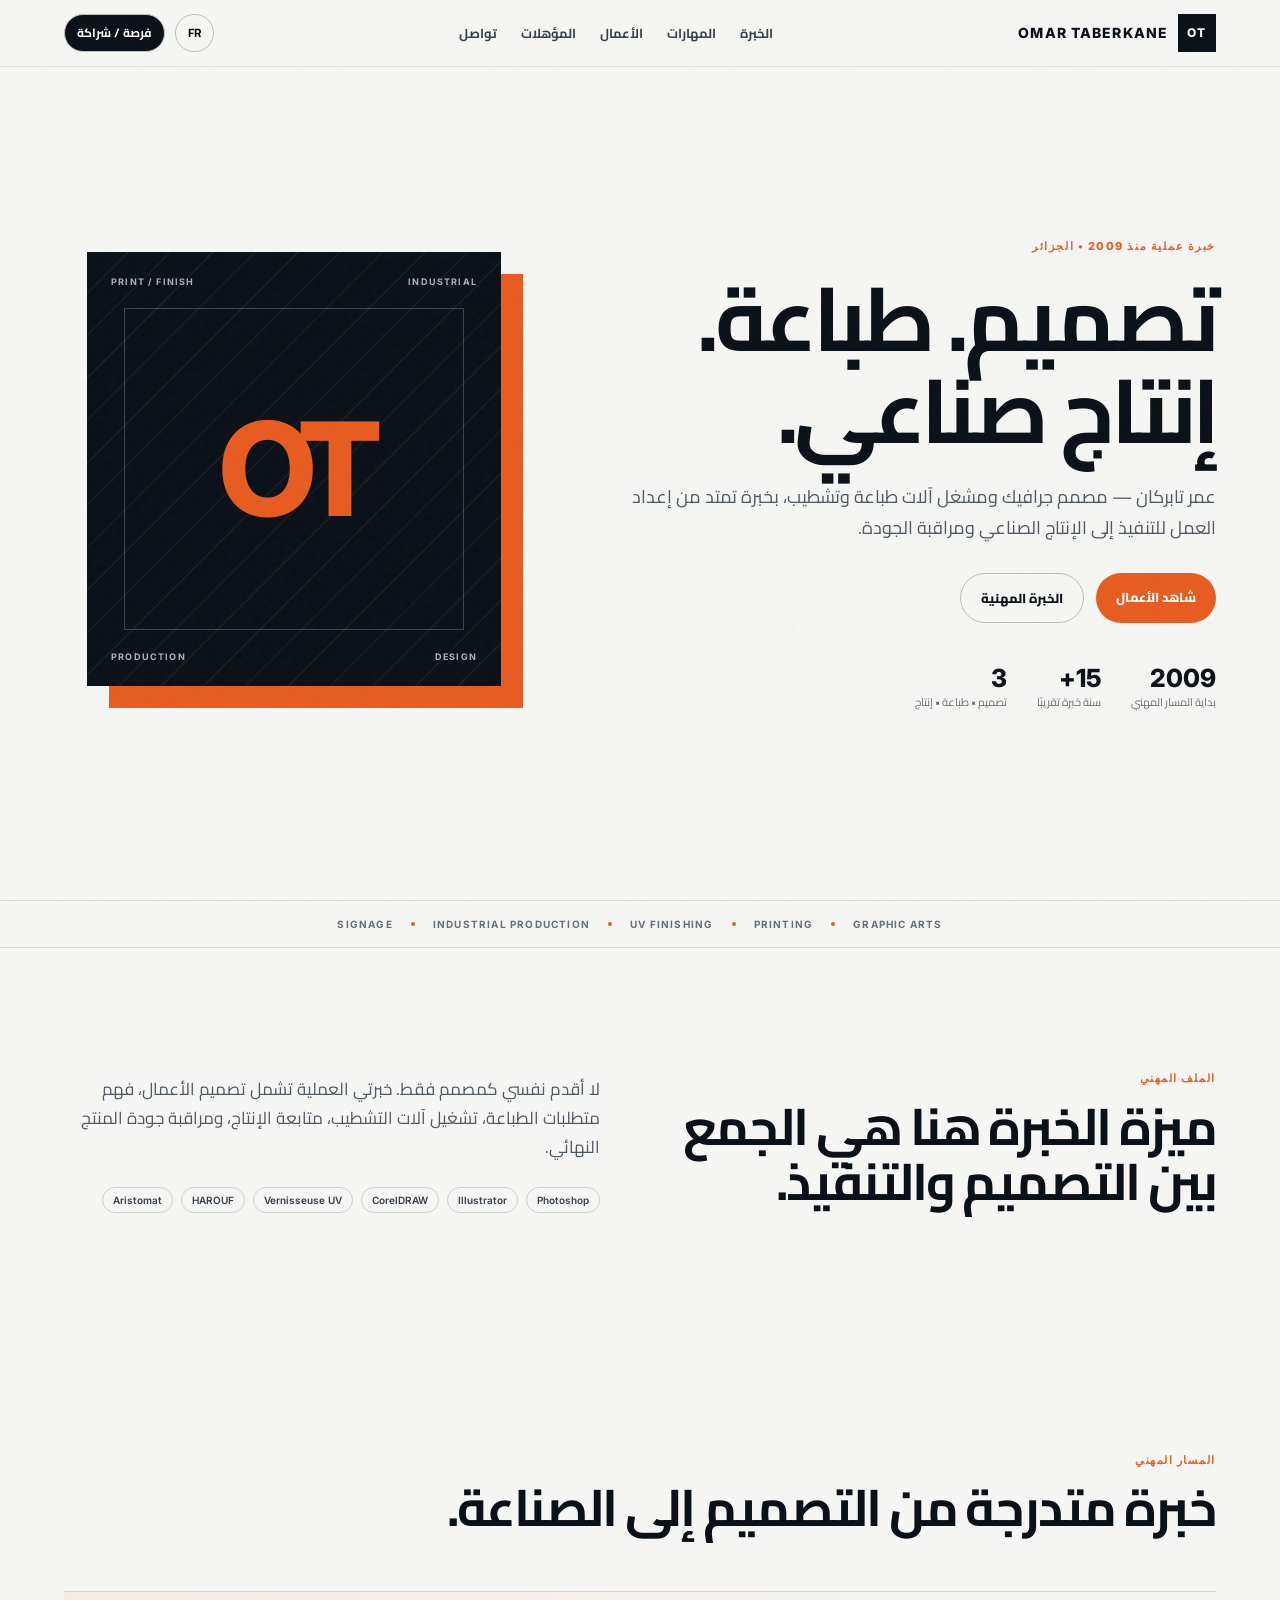
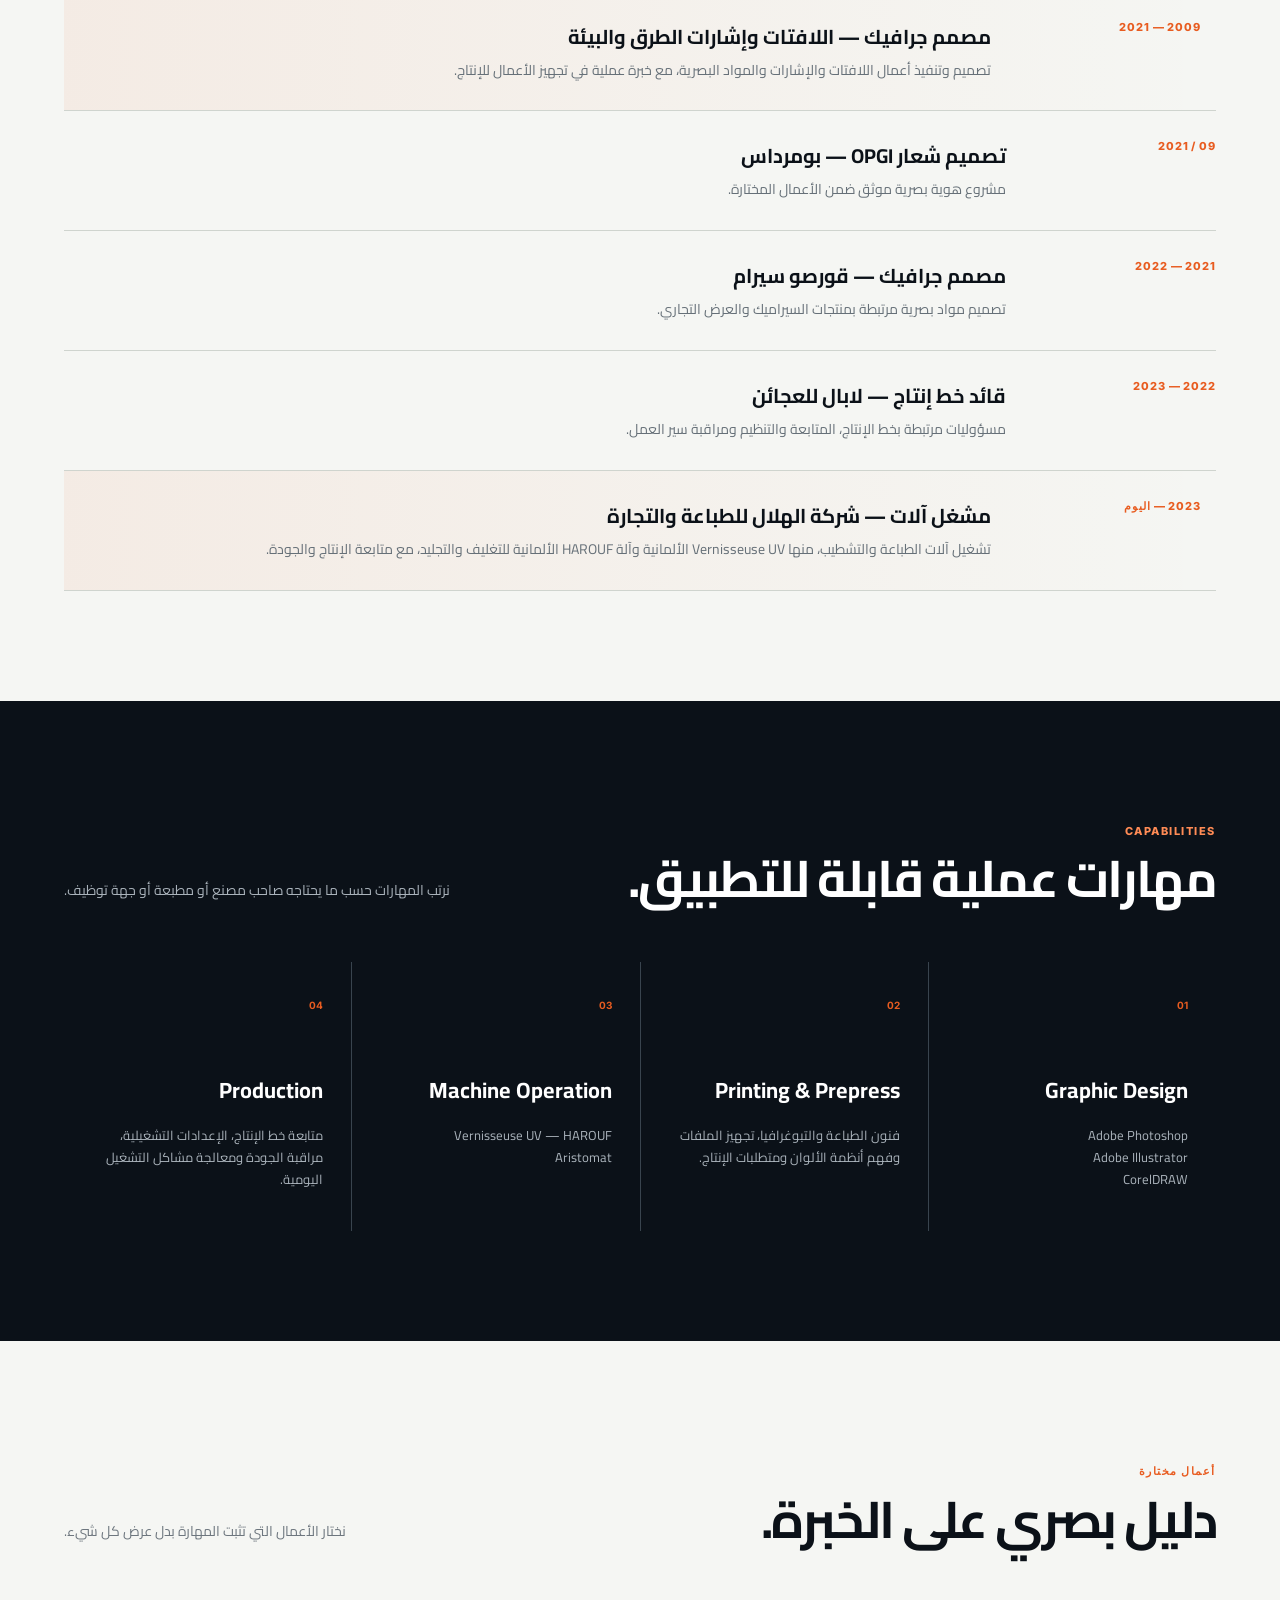
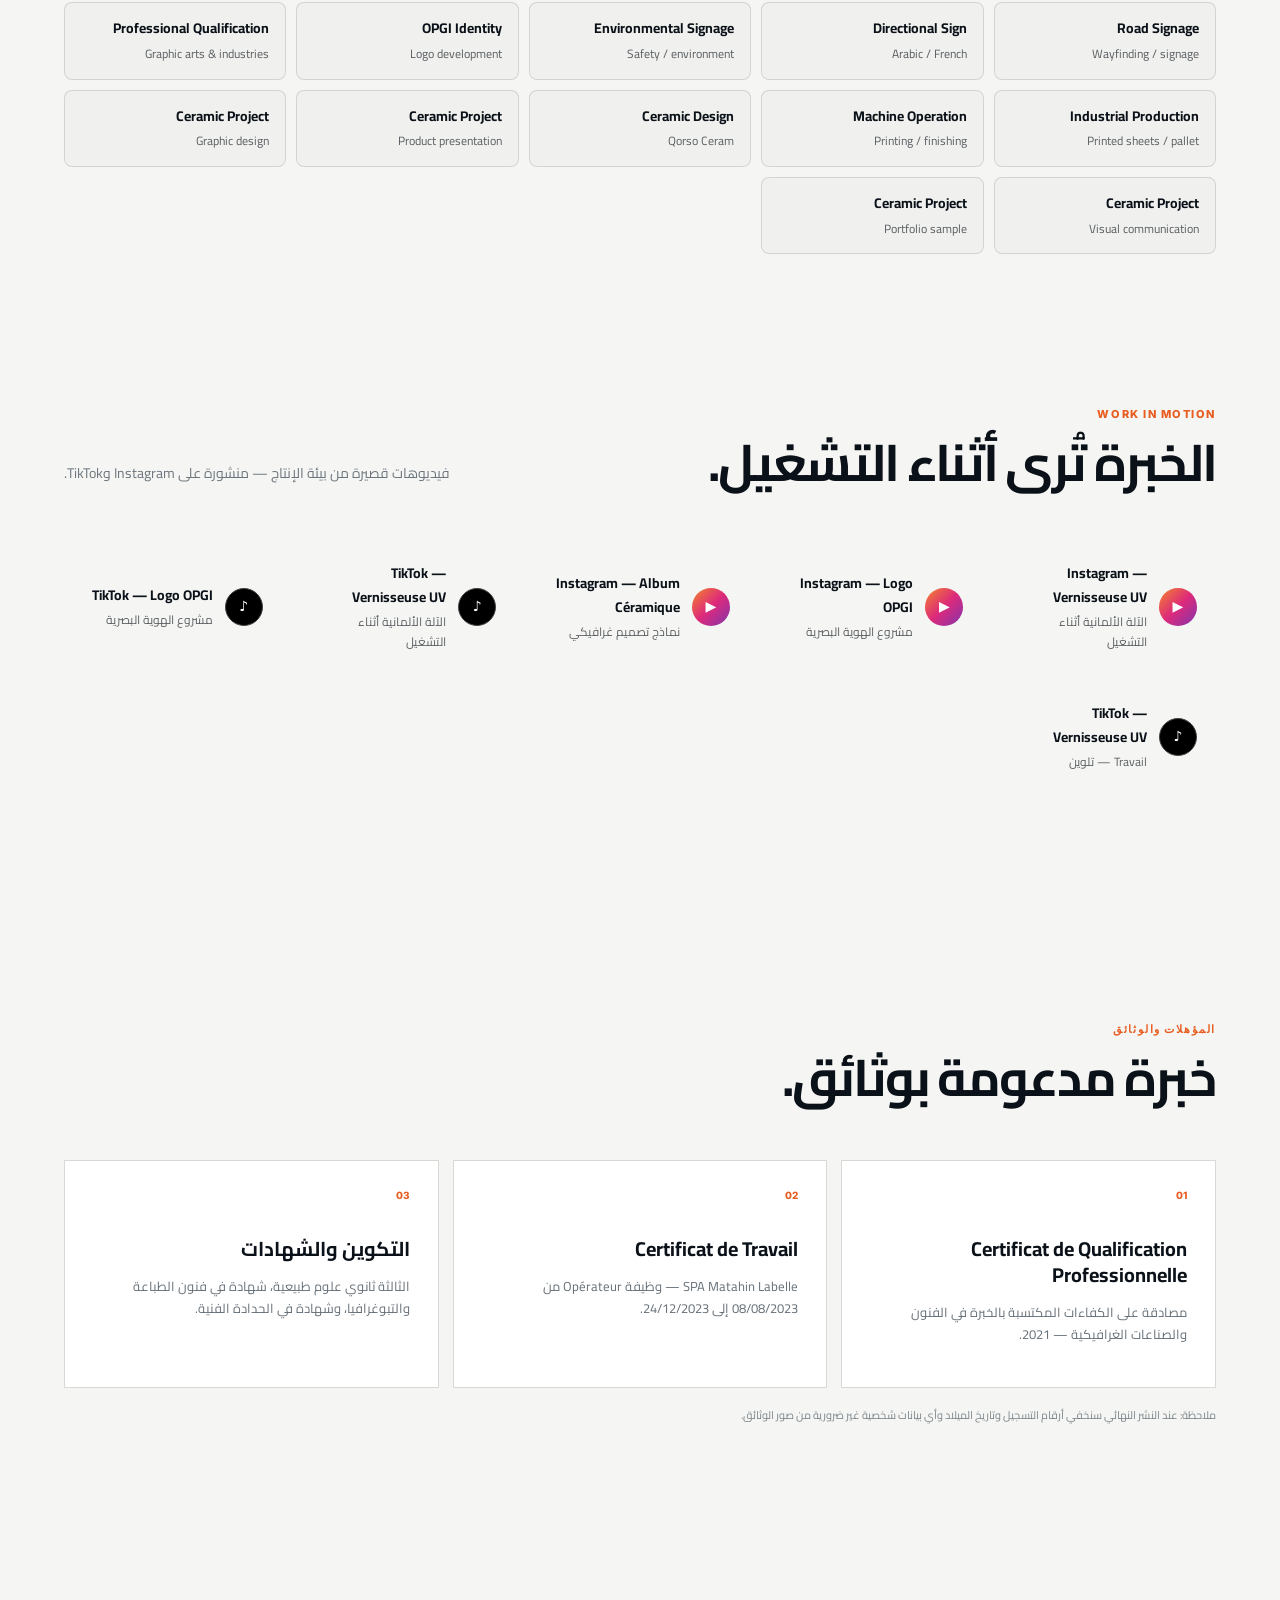
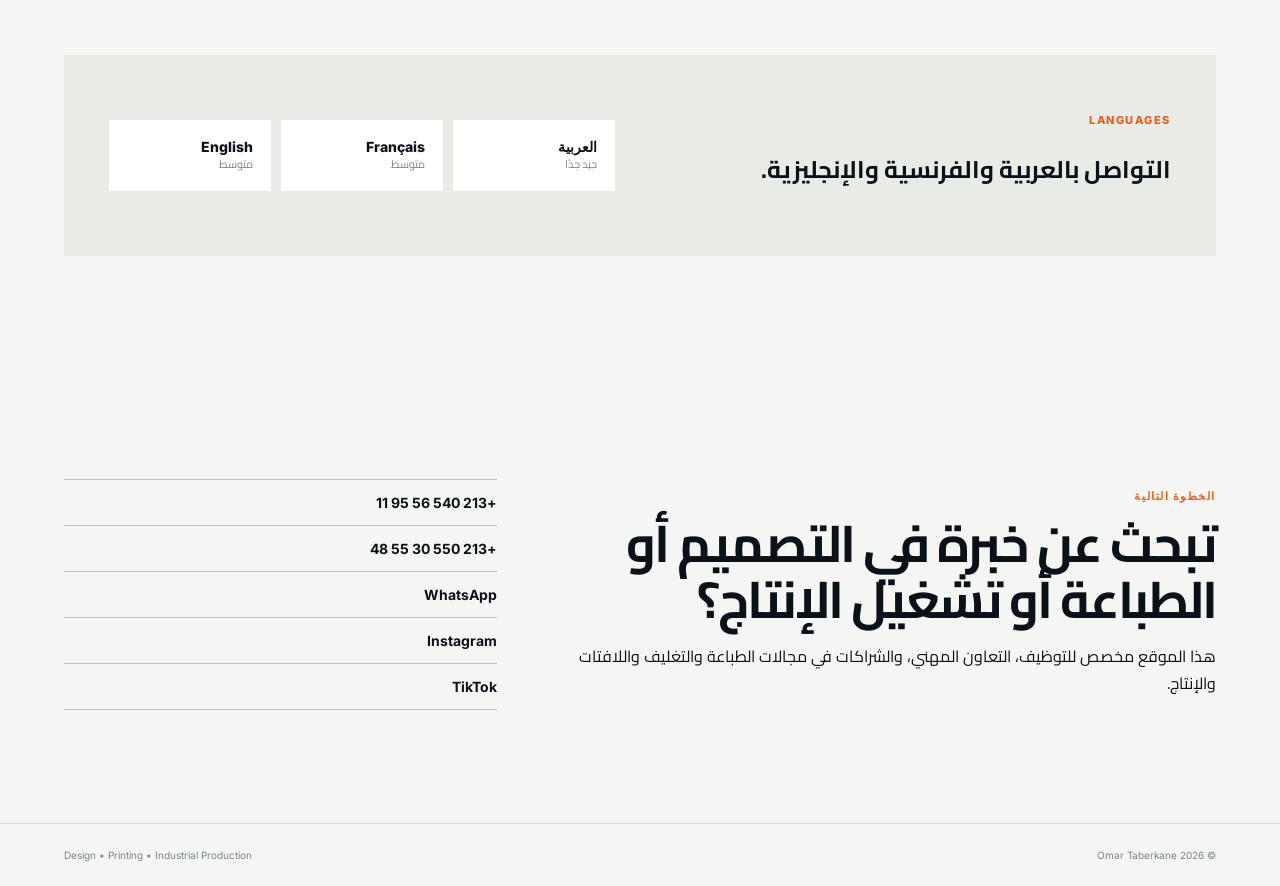
<file: index.html>
<!doctype html>
<html lang="ar" dir="rtl">
<head>
  <meta charset="utf-8">
  <meta name="viewport" content="width=device-width, initial-scale=1">
  <meta name="theme-color" content="#0b1118">
  <meta name="description" content="Omar Taberkane — Graphic Design, Printing, Industrial Production and Machine Operation. Professional portfolio since 2009.">
  <title>Omar Taberkane — Design • Printing • Industrial Production</title>
  <link rel="preconnect" href="https://fonts.googleapis.com">
  <link rel="preconnect" href="https://fonts.gstatic.com" crossorigin>
  <link href="https://fonts.googleapis.com/css2?family=Cairo:wght@400;600;700;800&family=Inter:wght@400;500;600;700;800&display=swap" rel="stylesheet">
  <link rel="stylesheet" href="styles.css">
</head>
<body>
  <div class="noise"></div>
  <header class="site-header">
    <a class="brand" href="#top" aria-label="Omar Taberkane home">
      <span class="brand-mark">OT</span>
      <span>OMAR TABERKANE</span>
    </a>
    <nav class="nav" aria-label="Main navigation">
      <a href="#experience" data-i18n="navExperience">الخبرة</a>
      <a href="#skills" data-i18n="navSkills">المهارات</a>
      <a href="#work" data-i18n="navWork">الأعمال</a>
      <a href="#credentials" data-i18n="navCredentials">المؤهلات</a>
      <a href="#contact" data-i18n="navContact">تواصل</a>
    </nav>
    <div class="header-actions">
      <button class="lang-btn" id="langBtn" type="button" aria-label="Change language">FR</button>
      <a class="mini-cta" href="#contact" data-i18n="cta">فرصة / شراكة</a>
    </div>
  </header>

  <main id="top">
    <section class="hero section">
      <div class="hero-copy">
        <p class="eyebrow" data-i18n="eyebrow">خبرة عملية منذ 2009 • الجزائر</p>
        <h1 data-i18n="heroTitle">تصميم. طباعة. إنتاج صناعي.</h1>
        <p class="hero-lead" data-i18n="heroLead">
          عمر تابركان — مصمم جرافيك ومشغل آلات طباعة وتشطيب، بخبرة تمتد من إعداد العمل للتنفيذ إلى الإنتاج الصناعي ومراقبة الجودة.
        </p>
        <div class="hero-actions">
          <a class="button primary" href="#work" data-i18n="viewWork">شاهد الأعمال</a>
          <a class="button ghost" href="#experience" data-i18n="viewExperience">الخبرة المهنية</a>
        </div>
        <div class="hero-proof">
          <div><strong>2009</strong><span data-i18n="since">بداية المسار المهني</span></div>
          <div><strong>15+</strong><span data-i18n="years">سنة خبرة تقريبًا</span></div>
          <div><strong>3</strong><span data-i18n="pillars">تصميم • طباعة • إنتاج</span></div>
        </div>
      </div>
      <div class="hero-visual">
        <div class="machine-card">
          <div class="machine-top"><span>INDUSTRIAL</span><span>PRINT / FINISH</span></div>
          <div class="machine-lines"></div>
          <div class="machine-center">OT</div>
          <div class="machine-bottom"><span>DESIGN</span><span>PRODUCTION</span></div>
        </div>
      </div>
    </section>

    <section class="trust-strip">
      <span>Graphic Arts</span><i></i><span>Printing</span><i></i><span>UV Finishing</span><i></i><span>Industrial Production</span><i></i><span>Signage</span>
    </section>

    <section class="section intro-grid">
      <div>
        <p class="section-kicker" data-i18n="profileKicker">الملف المهني</p>
        <h2 data-i18n="profileTitle">ميزة الخبرة هنا هي الجمع بين التصميم والتنفيذ.</h2>
      </div>
      <div class="intro-text">
        <p data-i18n="profileText">لا أقدم نفسي كمصمم فقط. خبرتي العملية تشمل تصميم الأعمال، فهم متطلبات الطباعة، تشغيل آلات التشطيب، متابعة الإنتاج، ومراقبة جودة المنتج النهائي.</p>
        <div class="chips">
          <span>Photoshop</span><span>Illustrator</span><span>CorelDRAW</span><span>Vernisseuse UV</span><span>HAROUF</span><span>Aristomat</span>
        </div>
      </div>
    </section>

    <section id="experience" class="section">
      <div class="section-head">
        <div><p class="section-kicker" data-i18n="experienceKicker">المسار المهني</p><h2 data-i18n="experienceTitle">خبرة متدرجة من التصميم إلى الصناعة.</h2></div>
      </div>
      <div class="timeline">
        <article class="timeline-item featured"><span class="year">2009 — 2021</span><div><h3 data-i18n="job1Title">مصمم جرافيك — اللافتات وإشارات الطرق والبيئة</h3><p data-i18n="job1Text">تصميم وتنفيذ أعمال اللافتات والإشارات والمواد البصرية، مع خبرة عملية في تجهيز الأعمال للإنتاج.</p></div></article>
        <article class="timeline-item"><span class="year">09 / 2021</span><div><h3 data-i18n="job2Title">تصميم شعار OPGI — بومرداس</h3><p data-i18n="job2Text">مشروع هوية بصرية موثق ضمن الأعمال المختارة.</p></div></article>
        <article class="timeline-item"><span class="year">2021 — 2022</span><div><h3 data-i18n="job3Title">مصمم جرافيك — قورصو سيرام</h3><p data-i18n="job3Text">تصميم مواد بصرية مرتبطة بمنتجات السيراميك والعرض التجاري.</p></div></article>
        <article class="timeline-item"><span class="year">2022 — 2023</span><div><h3 data-i18n="job4Title">قائد خط إنتاج — لابال للعجائن</h3><p data-i18n="job4Text">مسؤوليات مرتبطة بخط الإنتاج، المتابعة والتنظيم ومراقبة سير العمل.</p></div></article>
        <article class="timeline-item featured"><span class="year">2023 — اليوم</span><div><h3 data-i18n="job5Title">مشغل آلات — شركة الهلال للطباعة والتجارة</h3><p data-i18n="job5Text">تشغيل آلات الطباعة والتشطيب، منها Vernisseuse UV الألمانية وآلة HAROUF الألمانية للتغليف والتجليد، مع متابعة الإنتاج والجودة.</p></div></article>
      </div>
    </section>

    <section id="skills" class="section dark-section">
      <div class="section-head">
        <div><p class="section-kicker">CAPABILITIES</p><h2 data-i18n="skillsTitle">مهارات عملية قابلة للتطبيق.</h2></div>
        <p class="muted" data-i18n="skillsLead">نرتب المهارات حسب ما يحتاجه صاحب مصنع أو مطبعة أو جهة توظيف.</p>
      </div>
      <div class="cap-grid">
        <article class="cap-card"><span class="cap-no">01</span><h3 data-i18n="skill1Title">Graphic Design</h3><p>Adobe Photoshop<br>Adobe Illustrator<br>CorelDRAW</p></article>
        <article class="cap-card"><span class="cap-no">02</span><h3 data-i18n="skill2Title">Printing & Prepress</h3><p data-i18n="skill2Text">فنون الطباعة والتبوغرافيا، تجهيز الملفات وفهم أنظمة الألوان ومتطلبات الإنتاج.</p></article>
        <article class="cap-card"><span class="cap-no">03</span><h3 data-i18n="skill3Title">Machine Operation</h3><p>Vernisseuse UV — HAROUF<br>Aristomat</p></article>
        <article class="cap-card"><span class="cap-no">04</span><h3 data-i18n="skill4Title">Production</h3><p data-i18n="skill4Text">متابعة خط الإنتاج، الإعدادات التشغيلية، مراقبة الجودة ومعالجة مشاكل التشغيل اليومية.</p></article>
      </div>
    </section>

    <section id="work" class="section">
      <div class="section-head">
        <div><p class="section-kicker" data-i18n="workKicker">أعمال مختارة</p><h2 data-i18n="workTitle">دليل بصري على الخبرة.</h2></div>
        <p class="muted" data-i18n="workLead">نختار الأعمال التي تثبت المهارة بدل عرض كل شيء.</p>
      </div>
      <style>
        .work-list{list-style:none;margin:20px 0 0;padding:0;display:grid;grid-template-columns:repeat(auto-fit,minmax(220px,1fr));gap:10px}
        .work-list li{padding:14px 16px;border:1px solid rgba(0,0,0,.12);border-radius:8px;background:rgba(0,0,0,.02)}
        .work-list li b{display:block;font-size:14px}
        .work-list li small{display:block;font-size:12px;opacity:.65;margin-top:3px}
      </style>
      <ul class="work-list">
        <li><b>Road Signage</b><small>Wayfinding / signage</small></li>
        <li><b>Directional Sign</b><small>Arabic / French</small></li>
        <li><b>Environmental Signage</b><small>Safety / environment</small></li>
        <li><b>OPGI Identity</b><small>Logo development</small></li>
        <li><b>Professional Qualification</b><small>Graphic arts & industries</small></li>
        <li><b>Industrial Production</b><small>Printed sheets / pallet</small></li>
        <li><b>Machine Operation</b><small>Printing / finishing</small></li>
        <li><b>Ceramic Design</b><small>Qorso Ceram</small></li>
        <li><b>Ceramic Project</b><small>Product presentation</small></li>
        <li><b>Ceramic Project</b><small>Graphic design</small></li>
        <li><b>Ceramic Project</b><small>Visual communication</small></li>
        <li><b>Ceramic Project</b><small>Portfolio sample</small></li>
      </ul>
    </section>

    <section class="section video-section">
      <div class="section-head">
        <div><p class="section-kicker">WORK IN MOTION</p><h2 data-i18n="videoTitle">الخبرة تُرى أثناء التشغيل.</h2></div>
        <p class="muted" data-i18n="videoLead">فيديوهات قصيرة من بيئة الإنتاج — منشورة على Instagram وTikTok.</p>
      </div>
      <style>
        .social-video-grid{display:grid;grid-template-columns:repeat(auto-fit,minmax(210px,1fr));gap:16px;margin-top:20px}
        .social-video-card{display:flex;align-items:center;gap:12px;padding:16px 18px;border:1px solid rgba(255,255,255,.14);border-radius:10px;background:rgba(255,255,255,.04);text-decoration:none;color:inherit;transition:background .15s ease,transform .15s ease}
        .social-video-card:hover{background:rgba(255,255,255,.09);transform:translateY(-2px)}
        .social-video-card .play{width:38px;height:38px;flex:0 0 38px;border-radius:50%;display:flex;align-items:center;justify-content:center;font-size:14px;color:#fff}
        .social-video-card.ig .play{background:linear-gradient(135deg,#f58529,#dd2a7b,#8134af)}
        .social-video-card.tt .play{background:#000;border:1px solid #444}
        .social-video-card b{display:block;font-size:14px}
        .social-video-card small{display:block;font-size:12px;opacity:.65;margin-top:2px}
      </style>
      <div class="social-video-grid">
        <a class="social-video-card ig" href="https://www.instagram.com/reel/DcGitL6slFM/" target="_blank" rel="noopener"><span class="play">▶</span><span><b>Instagram — Vernisseuse UV</b><small>الآلة الألمانية أثناء التشغيل</small></span></a>
        <a class="social-video-card ig" href="https://www.instagram.com/p/DcGlvVcDHFj/" target="_blank" rel="noopener"><span class="play">▶</span><span><b>Instagram — Logo OPGI</b><small>مشروع الهوية البصرية</small></span></a>
        <a class="social-video-card ig" href="https://www.instagram.com/reel/DcGmCVQsIpc/" target="_blank" rel="noopener"><span class="play">▶</span><span><b>Instagram — Album Céramique</b><small>نماذج تصميم غرافيكي</small></span></a>
        <a class="social-video-card tt" href="https://vt.tiktok.com/ZSVYq2vnH/" target="_blank" rel="noopener"><span class="play">♪</span><span><b>TikTok — Vernisseuse UV</b><small>الآلة الألمانية أثناء التشغيل</small></span></a>
        <a class="social-video-card tt" href="https://vt.tiktok.com/ZSVY4DHFu/" target="_blank" rel="noopener"><span class="play">♪</span><span><b>TikTok — Logo OPGI</b><small>مشروع الهوية البصرية</small></span></a>
        <a class="social-video-card tt" href="https://vt.tiktok.com/ZSVYQHL7a/" target="_blank" rel="noopener"><span class="play">♪</span><span><b>TikTok — Vernisseuse UV</b><small>Travail — تلوين</small></span></a>
      </div>
    </section>

    <section id="credentials" class="section credentials">
      <div class="section-head">
        <div><p class="section-kicker" data-i18n="credKicker">المؤهلات والوثائق</p><h2 data-i18n="credTitle">خبرة مدعومة بوثائق.</h2></div>
      </div>
      <div class="credential-grid">
        <article class="credential-card"><div class="credential-icon">01</div><h3 data-i18n="cred1Title">Certificat de Qualification Professionnelle</h3><p data-i18n="cred1Text">مصادقة على الكفاءات المكتسبة بالخبرة في الفنون والصناعات الغرافيكية — 2021.</p></article>
        <article class="credential-card"><div class="credential-icon">02</div><h3 data-i18n="cred2Title">Certificat de Travail</h3><p data-i18n="cred2Text">SPA Matahin Labelle — وظيفة Opérateur من 08/08/2023 إلى 24/12/2023.</p></article>
        <article class="credential-card"><div class="credential-icon">03</div><h3 data-i18n="cred3Title">التكوين والشهادات</h3><p data-i18n="cred3Text">الثالثة ثانوي علوم طبيعية، شهادة في فنون الطباعة والتبوغرافيا، وشهادة في الحدادة الفنية.</p></article>
      </div>
      <p class="privacy-note" data-i18n="privacy">ملاحظة: عند النشر النهائي سنخفي أرقام التسجيل وتاريخ الميلاد وأي بيانات شخصية غير ضرورية من صور الوثائق.</p>
    </section>

    <section class="section language-section">
      <div class="language-card">
        <div><p class="section-kicker">LANGUAGES</p><h2 data-i18n="langTitle">التواصل بالعربية والفرنسية والإنجليزية.</h2></div>
        <div class="lang-list"><span><b>العربية</b><small data-i18n="good">جيد جدًا</small></span><span><b>Français</b><small data-i18n="medium">متوسط</small></span><span><b>English</b><small data-i18n="medium">متوسط</small></span></div>
      </div>
    </section>

    <section id="contact" class="section contact-section">
      <div class="contact-copy"><p class="section-kicker" data-i18n="contactKicker">الخطوة التالية</p><h2 data-i18n="contactTitle">تبحث عن خبرة في التصميم أو الطباعة أو تشغيل الإنتاج؟</h2><p data-i18n="contactText">هذا الموقع مخصص للتوظيف، التعاون المهني، والشراكات في مجالات الطباعة والتغليف واللافتات والإنتاج.</p></div>
      <div class="contact-box">
        <a href="tel:+213540569511">+213 540 56 95 11</a>
        <a href="tel:+213550305548">+213 550 30 55 48</a>
        <a href="https://wa.me/213540569511" target="_blank" rel="noopener">WhatsApp</a>
        <a href="https://instagram.com/omartaberkane" target="_blank" rel="noopener">Instagram</a>
        <a href="https://tiktok.com/@omar.t341" target="_blank" rel="noopener">TikTok</a>
      </div>
    </section>
  </main>

  <footer class="footer"><span>© 2026 Omar Taberkane</span><span data-i18n="footer">Design • Printing • Industrial Production</span></footer>

  <dialog id="lightbox" class="lightbox" style="display:none">
  </dialog>

  <script src="script.js"></script>
</body>
</html>
</file>
<file: styles.css>
*{box-sizing:border-box}html{scroll-behavior:smooth}body{margin:0;background:#f5f6f3;color:#0b1118;font-family:"Cairo",system-ui,sans-serif;line-height:1.7}.noise{position:fixed;inset:0;pointer-events:none;opacity:.035;background-image:url("data:image/svg+xml,%3Csvg viewBox='0 0 180 180' xmlns='http://www.w3.org/2000/svg'%3E%3Cfilter id='n'%3E%3CfeTurbulence type='fractalNoise' baseFrequency='.8' numOctaves='4' stitchTiles='stitch'/%3E%3C/filter%3E%3Crect width='100%25' height='100%25' filter='url(%23n)' opacity='.7'/%3E%3C/svg%3E");z-index:20}.site-header{position:sticky;top:0;z-index:15;display:flex;align-items:center;justify-content:space-between;gap:20px;padding:14px 5vw;background:rgba(245,246,243,.88);backdrop-filter:blur(18px);border-bottom:1px solid #dfe3dc}.brand{display:flex;align-items:center;gap:10px;text-decoration:none;color:inherit;font-weight:800;letter-spacing:.08em;font-family:Inter,sans-serif;font-size:14px}.brand-mark{display:grid;place-items:center;width:38px;height:38px;border:1px solid #0b1118;background:#0b1118;color:#f5f6f3;font-size:12px}.nav{display:flex;gap:24px}.nav a{color:#39424a;text-decoration:none;font-size:13px;font-weight:700}.nav a:hover{color:#e85c20}.header-actions{display:flex;align-items:center;gap:10px}.lang-btn,.mini-cta{border:1px solid #b9c0b8;background:transparent;padding:8px 12px;border-radius:999px;font:inherit;font-size:12px;font-weight:700}.mini-cta{background:#0b1118;color:#fff;text-decoration:none}.section{width:min(1180px,90vw);margin:0 auto;padding:110px 0}.hero{min-height:calc(100vh - 67px);display:grid;grid-template-columns:1.15fr .85fr;align-items:center;gap:70px;padding-top:80px}.eyebrow,.section-kicker{font-family:Inter,sans-serif;text-transform:uppercase;letter-spacing:.14em;font-size:11px;font-weight:800;color:#e85c20}.hero h1{font-size:clamp(48px,7vw,92px);line-height:1.02;letter-spacing:-.05em;margin:18px 0 26px;max-width:900px}.hero-lead{font-size:18px;max-width:680px;color:#4e5962}.hero-actions{display:flex;gap:12px;margin:30px 0}.button{display:inline-flex;padding:13px 20px;border-radius:999px;text-decoration:none;font-weight:800;font-size:13px}.button.primary{background:#e85c20;color:#fff}.button.ghost{border:1px solid #b9c0b8;color:#0b1118}.hero-proof{display:flex;gap:30px;margin-top:40px}.hero-proof div{display:flex;flex-direction:column}.hero-proof strong{font:800 25px Inter}.hero-proof span{font-size:11px;color:#667078}.hero-visual{display:flex;justify-content:center}.machine-card{width:min(440px,90%);aspect-ratio:1/1.05;background:#0b1118;color:#fff;position:relative;overflow:hidden;padding:24px;box-shadow:22px 22px 0 #e85c20}.machine-card:before{content:"";position:absolute;inset:13% 9%;border:1px solid #39444e}.machine-top,.machine-bottom{position:relative;z-index:2;display:flex;justify-content:space-between;font:700 9px Inter;letter-spacing:.13em;color:#aab3bb}.machine-center{position:absolute;inset:0;display:grid;place-items:center;font:800 130px Inter;color:#e85c20;letter-spacing:-.1em}.machine-lines{position:absolute;inset:0;background:repeating-linear-gradient(135deg,transparent 0 28px,rgba(255,255,255,.05) 29px 30px)}.machine-bottom{position:absolute;left:24px;right:24px;bottom:24px}.trust-strip{border-block:1px solid #d9ddd7;padding:17px 5vw;display:flex;justify-content:center;gap:18px;align-items:center;flex-wrap:wrap;font:700 10px Inter;letter-spacing:.12em;color:#667078;text-transform:uppercase}.trust-strip i{width:4px;height:4px;background:#e85c20;border-radius:50%}.intro-grid{display:grid;grid-template-columns:1fr 1fr;gap:80px}.intro-grid h2,.section-head h2,.contact-section h2{font-size:clamp(34px,4vw,58px);line-height:1.08;letter-spacing:-.04em;margin:10px 0}.intro-text{font-size:17px;color:#4e5962}.chips{display:flex;flex-wrap:wrap;gap:8px;margin-top:25px}.chips span{border:1px solid #cdd3cc;border-radius:999px;padding:6px 10px;font:600 10px Inter;color:#36404a}.section-head{display:flex;align-items:end;justify-content:space-between;gap:40px;margin-bottom:45px}.muted{color:#6d767e;max-width:450px;font-size:14px}.timeline{border-top:1px solid #cfd4ce}.timeline-item{display:grid;grid-template-columns:170px 1fr;gap:40px;padding:28px 0;border-bottom:1px solid #cfd4ce}.timeline-item .year{font:800 11px Inter;letter-spacing:.08em;color:#e85c20}.timeline-item h3{margin:0 0 5px;font-size:20px}.timeline-item p{margin:0;color:#667078;font-size:14px;max-width:800px}.timeline-item.featured{background:linear-gradient(90deg,rgba(232,92,32,.07),transparent);padding-inline:15px}.dark-section{width:100%;max-width:none;padding-inline:5vw;background:#0b1118;color:#fff}.dark-section .section-head,.dark-section .cap-grid{max-width:1180px;margin-inline:auto}.dark-section .section-kicker{color:#ff8b55}.dark-section .muted{color:#aab3bb}.cap-grid{display:grid;grid-template-columns:repeat(4,1fr);gap:1px;background:#39444e}.cap-card{background:#0b1118;padding:28px;min-height:260px}.cap-no{font:700 10px Inter;color:#e85c20}.cap-card h3{font-size:22px;margin:55px 0 15px}.cap-card p{color:#aab3bb;font-size:13px}.work-grid{display:grid;grid-template-columns:repeat(3,1fr);gap:12px}.work-card{position:relative;border:0;padding:0;background:#dfe3dc;overflow:hidden;cursor:pointer;min-height:280px;text-align:start}.work-card.wide{grid-column:span 2}.work-card img{width:100%;height:100%;min-height:280px;object-fit:cover;display:block;transition:transform .6s}.work-card:hover img{transform:scale(1.035)}.work-card:after{content:"";position:absolute;inset:0;background:linear-gradient(transparent 40%,rgba(0,0,0,.78))}.work-card span{position:absolute;z-index:2;bottom:18px;left:18px;color:#fff;display:flex;flex-direction:column;direction:ltr}.work-card b{font:800 17px Inter}.work-card small{font:11px Inter;color:#ddd}.video-section{padding-top:30px}.video-grid{display:grid;grid-template-columns:repeat(3,1fr);gap:12px}.video-grid video{width:100%;aspect-ratio:16/10;object-fit:cover;background:#0b1118}.credential-grid{display:grid;grid-template-columns:repeat(3,1fr);gap:14px}.credential-card{border:1px solid #d5dad4;padding:28px;background:#fff}.credential-icon{font:800 10px Inter;color:#e85c20}.credential-card h3{font-size:20px;line-height:1.3;margin:35px 0 12px}.credential-card p{font-size:13px;color:#667078}.text-btn{border:0;background:none;padding:0;color:#e85c20;font:800 12px Cairo;cursor:pointer}.privacy-note{font-size:11px;color:#7b848a;margin-top:18px}.language-card{background:#e8ebe6;padding:45px;display:grid;grid-template-columns:1fr 1fr;gap:50px;align-items:center}.lang-list{display:grid;grid-template-columns:repeat(3,1fr);gap:10px}.lang-list span{background:#fff;padding:18px;display:flex;flex-direction:column}.lang-list b{font:800 14px Inter}.lang-list small{font-size:11px;color:#7b848a}.contact-section{display:grid;grid-template-columns:1.2fr .8fr;gap:70px;align-items:center}.contact-box{border-top:1px solid #bfc6bf}.contact-box a{display:block;padding:14px 0;border-bottom:1px solid #bfc6bf;color:#0b1118;text-decoration:none;font:700 14px Inter}.contact-box a:hover{color:#e85c20}.footer{display:flex;justify-content:space-between;padding:25px 5vw;border-top:1px solid #d5dad4;color:#7b848a;font:10px Inter}.lightbox{border:0;padding:0;background:transparent;max-width:90vw;max-height:90vh}.lightbox::backdrop{background:rgba(4,8,12,.9);backdrop-filter:blur(5px)}.lightbox img{display:block;max-width:90vw;max-height:88vh;object-fit:contain}.close{position:fixed;top:18px;right:22px;border:1px solid #fff;background:#0b1118;color:#fff;width:40px;height:40px;border-radius:50%;font-size:24px;cursor:pointer}.rtl-only{direction:rtl}.ltr-only{direction:ltr}@media(max-width:900px){.nav{display:none}.hero,.intro-grid,.contact-section,.language-card{grid-template-columns:1fr}.hero{padding-top:50px;gap:45px}.hero h1{font-size:54px}.hero-visual{order:-1}.cap-grid{grid-template-columns:repeat(2,1fr)}.work-grid{grid-template-columns:repeat(2,1fr)}.work-card.wide{grid-column:span 2}.video-grid,.credential-grid{grid-template-columns:1fr}.section-head{align-items:start;flex-direction:column}.lang-list{grid-template-columns:1fr}.timeline-item{grid-template-columns:1fr;gap:5px}.hero-proof{gap:15px;flex-wrap:wrap}}@media(max-width:560px){.site-header{padding:10px 5vw}.mini-cta{display:none}.hero h1{font-size:45px}.hero-lead{font-size:16px}.section{padding:75px 0}.hero-proof strong{font-size:21px}.cap-grid,.work-grid{grid-template-columns:1fr}.work-card.wide{grid-column:auto}.machine-card{box-shadow:12px 12px 0 #e85c20}.footer{flex-direction:column;gap:7px}}

/* Portfolio V2.1 additions */
.secondary-work-grid { margin-top: 18px; }
.work-card img { object-fit: cover; }
.video-grid video { width: 100%; border-radius: 18px; background: #05080c; display: block; }
</file>
